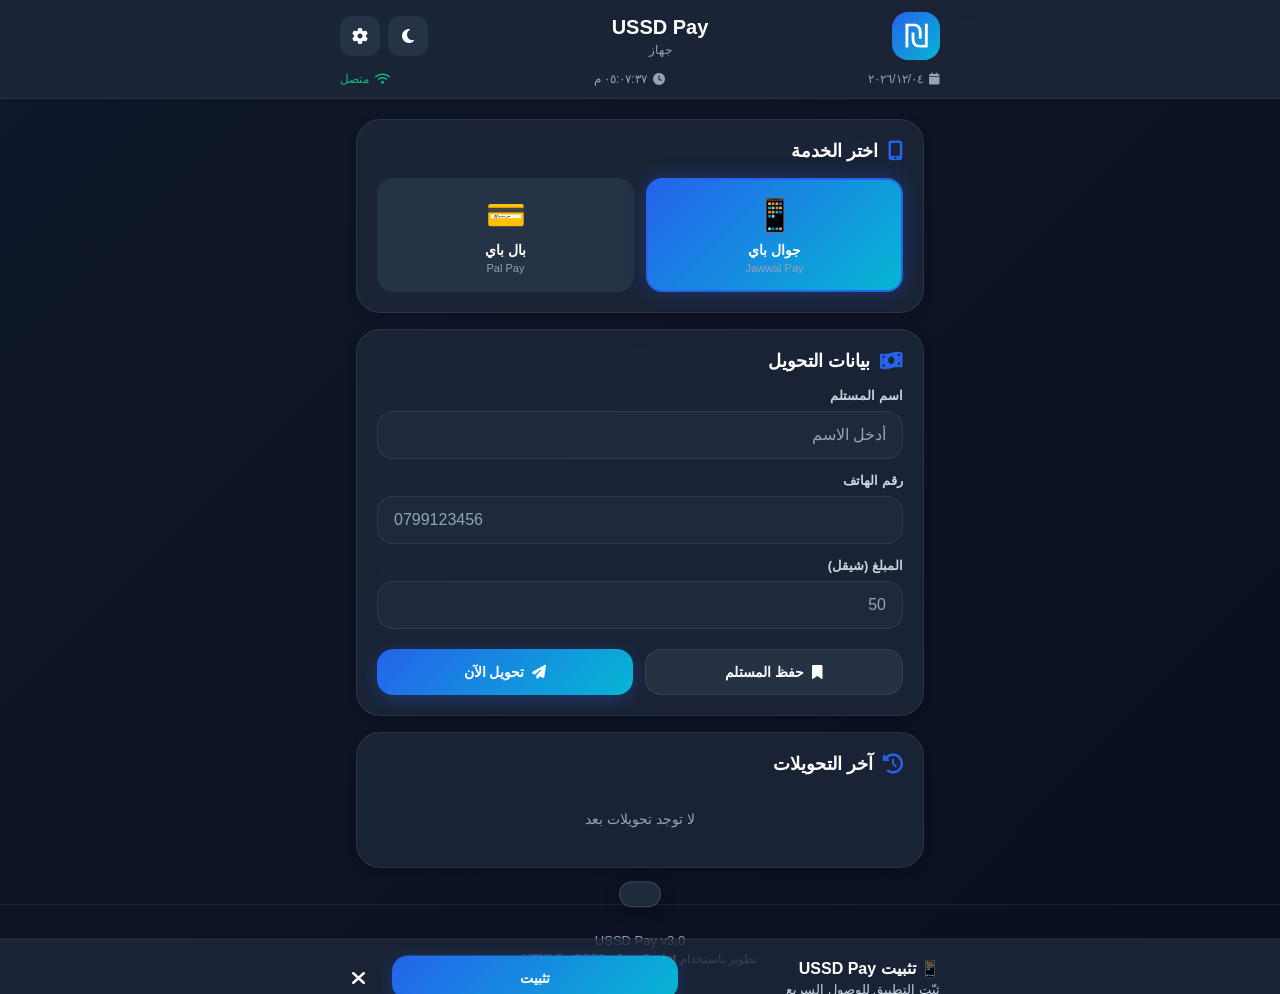
<file: index.html>
<!DOCTYPE html>
<html lang="ar" dir="rtl">
<head>
    <meta charset="UTF-8">
    <meta name="viewport" content="width=device-width, initial-scale=1.0, viewport-fit=cover, maximum-scale=1">
    <meta name="theme-color" content="#0f172a">
    <meta name="description" content="تطبيق USSD Pay لتحويل الأموال عبر جوال باي وبال باي">
    
    <!-- PWA Meta Tags -->
    <meta name="mobile-web-app-capable" content="yes">
    <meta name="apple-mobile-web-app-capable" content="yes">
    <meta name="apple-mobile-web-app-status-bar-style" content="black-translucent">
    <meta name="apple-mobile-web-app-title" content="USSD Pay">
    
    <title>USSD Pay v3.0</title>
    
    <!-- Icons -->
    <link rel="icon" href="data:image/svg+xml,<svg xmlns='http://www.w3.org/2000/svg' viewBox='0 0 180 180'><rect fill='%230f172a' width='180' height='180'/><text x='90' y='110' font-size='80' font-weight='bold' text-anchor='middle' fill='%232563eb' font-family='Arial'>₪</text></svg>">
    <link rel="apple-touch-icon" href="data:image/svg+xml,<svg xmlns='http://www.w3.org/2000/svg' viewBox='0 0 192 192'><rect fill='%230f172a' width='192' height='192' rx='45'/><text x='96' y='130' font-size='100' font-weight='bold' text-anchor='middle' fill='%232563eb' font-family='Arial'>₪</text></svg>">
    
    <!-- Manifest & SW -->
    <link rel="manifest" href="manifest.json">
    
    <!-- Styles -->
    <link rel="stylesheet" href="https://cdnjs.cloudflare.com/ajax/libs/font-awesome/6.4.0/css/all.min.css">
    <link rel="stylesheet" href="style.css">
</head>
<body>
    <!-- Splash Screen -->
    <div id="splash" class="splash">
        <div class="splash-content">
            <div class="splash-icon">₪</div>
            <h1>USSD Pay</h1>
            <p>v3.0</p>
        </div>
    </div>

    <!-- Toast Notifications -->
    <div id="toast" class="toast"></div>

    <!-- Loading Spinner -->
    <div id="loader" class="loader">
        <div class="spinner"></div>
    </div>

    <!-- Main App -->
    <div id="app" class="app">
        <!-- Header -->
        <header class="header">
            <div class="header-content">
                <div class="header-left">
                    <div class="app-icon">₪</div>
                </div>
                <div class="header-center">
                    <h1 class="app-title">USSD Pay</h1>
                    <p class="header-subtitle" id="deviceName">جهازك</p>
                </div>
                <div class="header-right">
                    <button class="btn-icon" onclick="toggleTheme()" title="تغيير المظهر">
                        <i class="fas fa-moon"></i>
                    </button>
                    <a href="settings.html" class="btn-icon" title="الإعدادات">
                        <i class="fas fa-cog"></i>
                    </a>
                </div>
            </div>
            <div class="header-info">
                <span id="currentDate" class="info-item"><i class="fas fa-calendar"></i> <span id="dateText"></span></span>
                <span id="currentTime" class="info-item"><i class="fas fa-clock"></i> <span id="timeText"></span></span>
                <span id="networkStatus" class="info-item status-online"><i class="fas fa-wifi"></i> متصل</span>
            </div>
        </header>

        <!-- Main Content -->
        <main class="main-content">
            <!-- Service Selection -->
            <div class="card">
                <h2 class="card-title">
                    <i class="fas fa-mobile-alt"></i>
                    اختر الخدمة
                </h2>
                <div class="services-grid">
                    <button class="service-btn active" data-service="jawwal">
                        <div class="service-icon">📱</div>
                        <div class="service-name">جوال باي</div>
                        <div class="service-desc">Jawwal Pay</div>
                    </button>
                    <button class="service-btn" data-service="palpay">
                        <div class="service-icon">💳</div>
                        <div class="service-name">بال باي</div>
                        <div class="service-desc">Pal Pay</div>
                    </button>
                </div>
            </div>

            <!-- Form -->
            <div class="card">
                <h2 class="card-title">
                    <i class="fas fa-money-bill-wave"></i>
                    بيانات التحويل
                </h2>
                
                <div class="form-group">
                    <label for="receiverName" class="form-label">اسم المستلم</label>
                    <input type="text" id="receiverName" class="form-input" placeholder="أدخل الاسم">
                </div>

                <div class="form-group">
                    <label for="phone" class="form-label">رقم الهاتف</label>
                    <input type="tel" id="phone" class="form-input" placeholder="0799123456">
                </div>

                <div class="form-group">
                    <label for="amount" class="form-label">المبلغ (شيقل)</label>
                    <input type="number" id="amount" class="form-input" placeholder="50" min="1">
                </div>

                <div class="form-actions">
                    <button class="btn btn-secondary" onclick="saveReceiver()">
                        <i class="fas fa-bookmark"></i>
                        حفظ المستلم
                    </button>
                    <button class="btn btn-primary" onclick="generateUSSD()">
                        <i class="fas fa-paper-plane"></i>
                        تحويل الآن
                    </button>
                </div>
            </div>

            <!-- Quick Contacts -->
            <div id="favoritesSection" class="card" style="display:none;">
                <h2 class="card-title">
                    <i class="fas fa-star"></i>
                    المفضلات
                </h2>
                <div id="favoritesList" class="favorites-grid"></div>
            </div>

            <!-- Transaction History -->
            <div class="card">
                <h2 class="card-title">
                    <i class="fas fa-history"></i>
                    آخر التحويلات
                </h2>
                <div id="historyList" class="history-list"></div>
                <button id="showMoreBtn" class="btn btn-secondary" style="display:none;" onclick="toggleHistory()">
                    عرض المزيد
                </button>
            </div>
        </main>

        <!-- Footer -->
        <footer class="footer">
            <p>USSD Pay v3.0</p>
            <p class="footer-credit">تطوير باستخدام <strong>HTML5 • CSS3 • JavaScript</strong></p>
        </footer>
    </div>

    <!-- USSD Modal -->
    <div id="ussdModal" class="modal">
        <div class="modal-overlay" onclick="closeUSSDModal()"></div>
        <div class="modal-content">
            <div class="modal-header">
                <h2><i class="fas fa-code"></i> مراجعة الكود</h2>
                <button class="btn-close" onclick="closeUSSDModal()">
                    <i class="fas fa-times"></i>
                </button>
            </div>
            <div class="modal-body">
                <textarea id="ussdPreview" class="ussd-preview" readonly></textarea>
                <div class="ussd-info">
                    <p><strong>📋 ملاحظة:</strong> انسخ الكود وألصقه في الهاتف أو اتصل مباشرة</p>
                </div>
            </div>
            <div class="modal-actions">
                <button class="btn btn-secondary" onclick="copyUSSD()">
                    <i class="fas fa-copy"></i>
                    نسخ
                </button>
                <button class="btn btn-primary" onclick="callUSSD()">
                    <i class="fas fa-phone"></i>
                    اتصال
                </button>
                <button class="btn btn-outline" onclick="closeUSSDModal()">
                    <i class="fas fa-check"></i>
                    موافق
                </button>
            </div>
        </div>
    </div>

    <!-- Install Banner (Android/Desktop) -->
    <div id="installBanner" class="install-banner">
        <div class="install-content">
            <div>
                <strong>📱 تثبيت USSD Pay</strong>
                <p>ثبّت التطبيق للوصول السريع</p>
            </div>
            <button id="installBtn" class="btn btn-primary">تثبيت</button>
            <button class="btn-close" onclick="dismissInstall()">
                <i class="fas fa-times"></i>
            </button>
        </div>
    </div>

    <!-- iOS Install Guide -->
    <div id="iosModal" class="modal">
        <div class="modal-overlay" onclick="closeIOSGuide()"></div>
        <div class="modal-content">
            <div class="modal-header">
                <h2>📱 تثبيت على iPhone</h2>
                <button class="btn-close" onclick="closeIOSGuide()">
                    <i class="fas fa-times"></i>
                </button>
            </div>
            <div class="modal-body">
                <ol class="ios-steps">
                    <li>اضغط زر <strong>المشاركة</strong> في أسفل الشاشة</li>
                    <li>اختر <strong>إضافة إلى الشاشة الرئيسية</strong></li>
                    <li>أدخل اسم التطبيق واضغط <strong>إضافة</strong></li>
                </ol>
            </div>
            <div class="modal-actions">
                <button class="btn btn-primary" onclick="closeIOSGuide()">فهمت</button>
            </div>
        </div>
    </div>

    <!-- Scripts -->
    <script src="app.js" defer></script>
    <script>
        // Register Service Worker
        if ('serviceWorker' in navigator) {
            window.addEventListener('load', () => {
                navigator.serviceWorker.register('./sw.js')
                    .then(reg => console.log('✓ SW registered'))
                    .catch(err => console.log('✗ SW error:', err));
            });
        }
    </script>
</body>
</html>
</file>
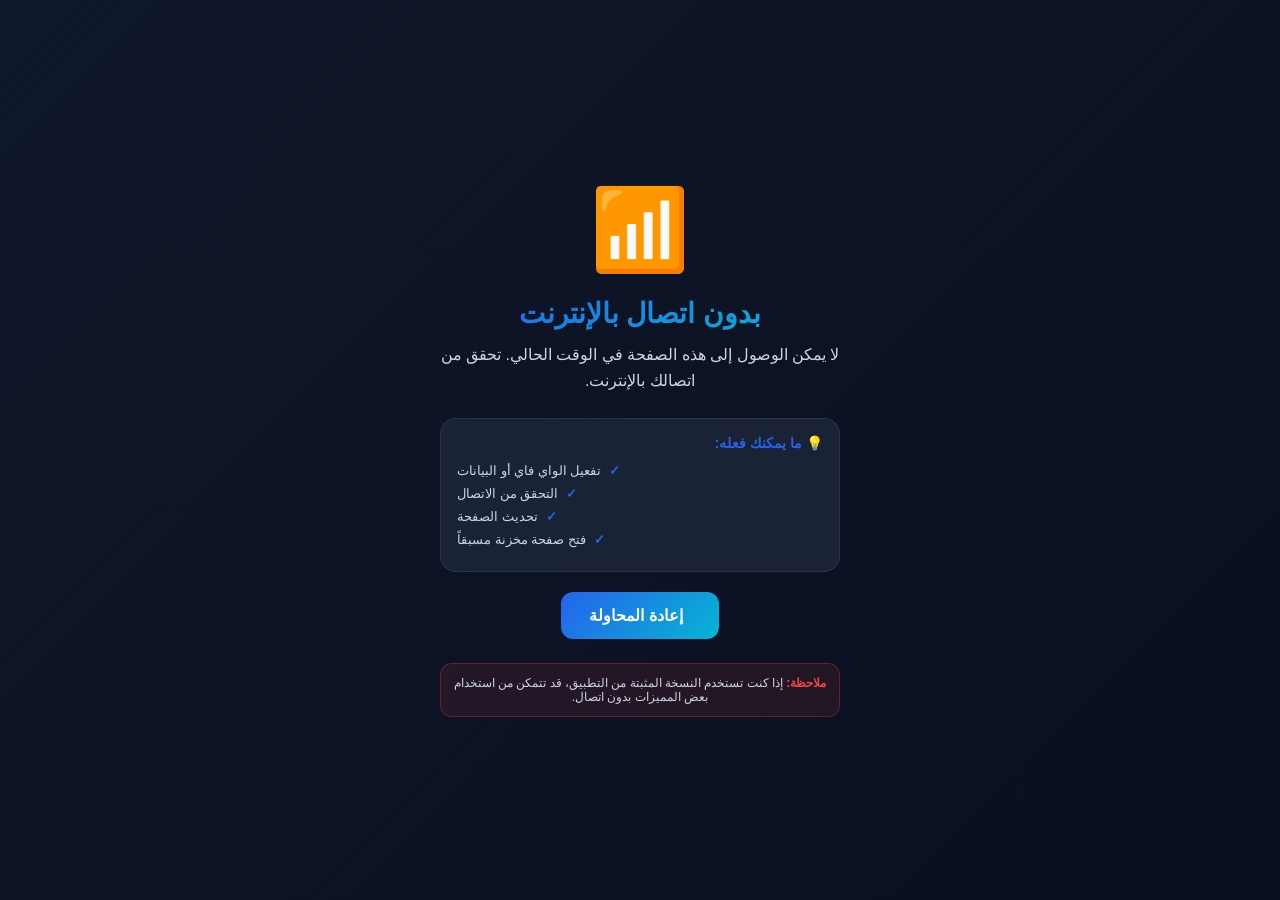
<file: offline.html>
<!DOCTYPE html>
<html lang="ar" dir="rtl">
<head>
    <meta charset="UTF-8">
    <meta name="viewport" content="width=device-width, initial-scale=1.0, viewport-fit=cover">
    <meta name="theme-color" content="#0f172a">
    <title>بدون اتصال - USSD Pay</title>
    <link rel="icon" href="data:image/svg+xml,<svg xmlns='http://www.w3.org/2000/svg' viewBox='0 0 180 180'><rect fill='%230f172a' width='180' height='180'/><text x='90' y='110' font-size='80' font-weight='bold' text-anchor='middle' fill='%232563eb' font-family='Arial'>₪</text></svg>">
    <link rel="manifest" href="manifest.json">
    <style>
        :root {
            --primary: #2563eb;
            --secondary: #06b6d4;
            --bg: #0f172a;
            --text: #ffffff;
            --text-secondary: #cbd5e1;
        }

        * {
            margin: 0;
            padding: 0;
            box-sizing: border-box;
        }

        html {
            scroll-behavior: smooth;
            -webkit-font-smoothing: antialiased;
        }

        body {
            font-family: -apple-system, BlinkMacSystemFont, 'Segoe UI', Roboto, sans-serif;
            background: linear-gradient(135deg, var(--bg) 0%, #0a0f1f 100%);
            color: var(--text);
            min-height: 100vh;
            display: flex;
            align-items: center;
            justify-content: center;
            padding: 20px;
        }

        .offline-container {
            text-align: center;
            max-width: 400px;
            animation: slideUp 0.5s ease;
        }

        .offline-icon {
            font-size: 80px;
            margin-bottom: 20px;
            animation: bounce 2s ease infinite;
        }

        .offline-title {
            font-size: 28px;
            font-weight: 700;
            margin-bottom: 12px;
            background: linear-gradient(135deg, var(--primary), var(--secondary));
            -webkit-background-clip: text;
            -webkit-text-fill-color: transparent;
            background-clip: text;
        }

        .offline-message {
            color: var(--text-secondary);
            margin-bottom: 24px;
            line-height: 1.6;
        }

        .offline-tips {
            background: rgba(30, 41, 59, 0.8);
            border: 1px solid rgba(255, 255, 255, 0.08);
            border-radius: 16px;
            padding: 16px;
            margin-bottom: 20px;
            text-align: right;
        }

        .offline-tips h3 {
            font-size: 14px;
            margin-bottom: 12px;
            color: var(--primary);
        }

        .offline-tips ul {
            list-style: none;
            text-align: right;
        }

        .offline-tips li {
            font-size: 13px;
            color: var(--text-secondary);
            margin-bottom: 8px;
            display: flex;
            align-items: center;
            gap: 8px;
            justify-content: flex-end;
        }

        .offline-tips li::before {
            content: '✓';
            color: var(--primary);
            font-weight: bold;
        }

        .offline-button {
            display: inline-flex;
            align-items: center;
            justify-content: center;
            gap: 8px;
            padding: 14px 28px;
            background: linear-gradient(135deg, var(--primary), var(--secondary));
            color: white;
            border: none;
            border-radius: 12px;
            font-size: 16px;
            font-weight: 600;
            cursor: pointer;
            transition: all 0.3s ease;
            text-decoration: none;
        }

        .offline-button:hover {
            transform: translateY(-2px);
            box-shadow: 0 8px 20px rgba(37, 99, 235, 0.3);
        }

        .offline-button:active {
            transform: translateY(0);
        }

        .offline-status {
            margin-top: 24px;
            padding: 12px;
            background: rgba(239, 68, 68, 0.1);
            border: 1px solid rgba(239, 68, 68, 0.3);
            border-radius: 12px;
            font-size: 12px;
            color: var(--text-secondary);
        }

        .offline-status strong {
            color: #ef4444;
        }

        @keyframes slideUp {
            from {
                opacity: 0;
                transform: translateY(30px);
            }
            to {
                opacity: 1;
                transform: translateY(0);
            }
        }

        @keyframes bounce {
            0%, 100% {
                transform: translateY(0);
            }
            50% {
                transform: translateY(-10px);
            }
        }

        @media (max-width: 480px) {
            .offline-title {
                font-size: 24px;
            }

            .offline-icon {
                font-size: 60px;
            }

            .offline-button {
                width: 100%;
            }
        }
    </style>
</head>
<body>
    <div class="offline-container">
        <div class="offline-icon">📶</div>
        
        <h1 class="offline-title">بدون اتصال بالإنترنت</h1>
        
        <p class="offline-message">
            لا يمكن الوصول إلى هذه الصفحة في الوقت الحالي. تحقق من اتصالك بالإنترنت.
        </p>

        <div class="offline-tips">
            <h3>💡 ما يمكنك فعله:</h3>
            <ul>
                <li>تفعيل الواي فاي أو البيانات</li>
                <li>التحقق من الاتصال</li>
                <li>تحديث الصفحة</li>
                <li>فتح صفحة مخزنة مسبقاً</li>
            </ul>
        </div>

        <button class="offline-button" onclick="location.reload()">
            <i class="fas fa-sync"></i>
            إعادة المحاولة
        </button>

        <div class="offline-status">
            <strong>ملاحظة:</strong> إذا كنت تستخدم النسخة المثبتة من التطبيق، قد تتمكن من استخدام بعض المميزات بدون اتصال.
        </div>
    </div>

    <script>
        // Listen for connection changes
        window.addEventListener('online', () => {
            setTimeout(() => {
                location.reload();
            }, 1000);
        });

        // Try to refresh every 5 seconds if connection returns
        const checkConnection = setInterval(() => {
            if (navigator.onLine) {
                clearInterval(checkConnection);
                location.reload();
            }
        }, 5000);
    </script>
</body>
</html>
</file>
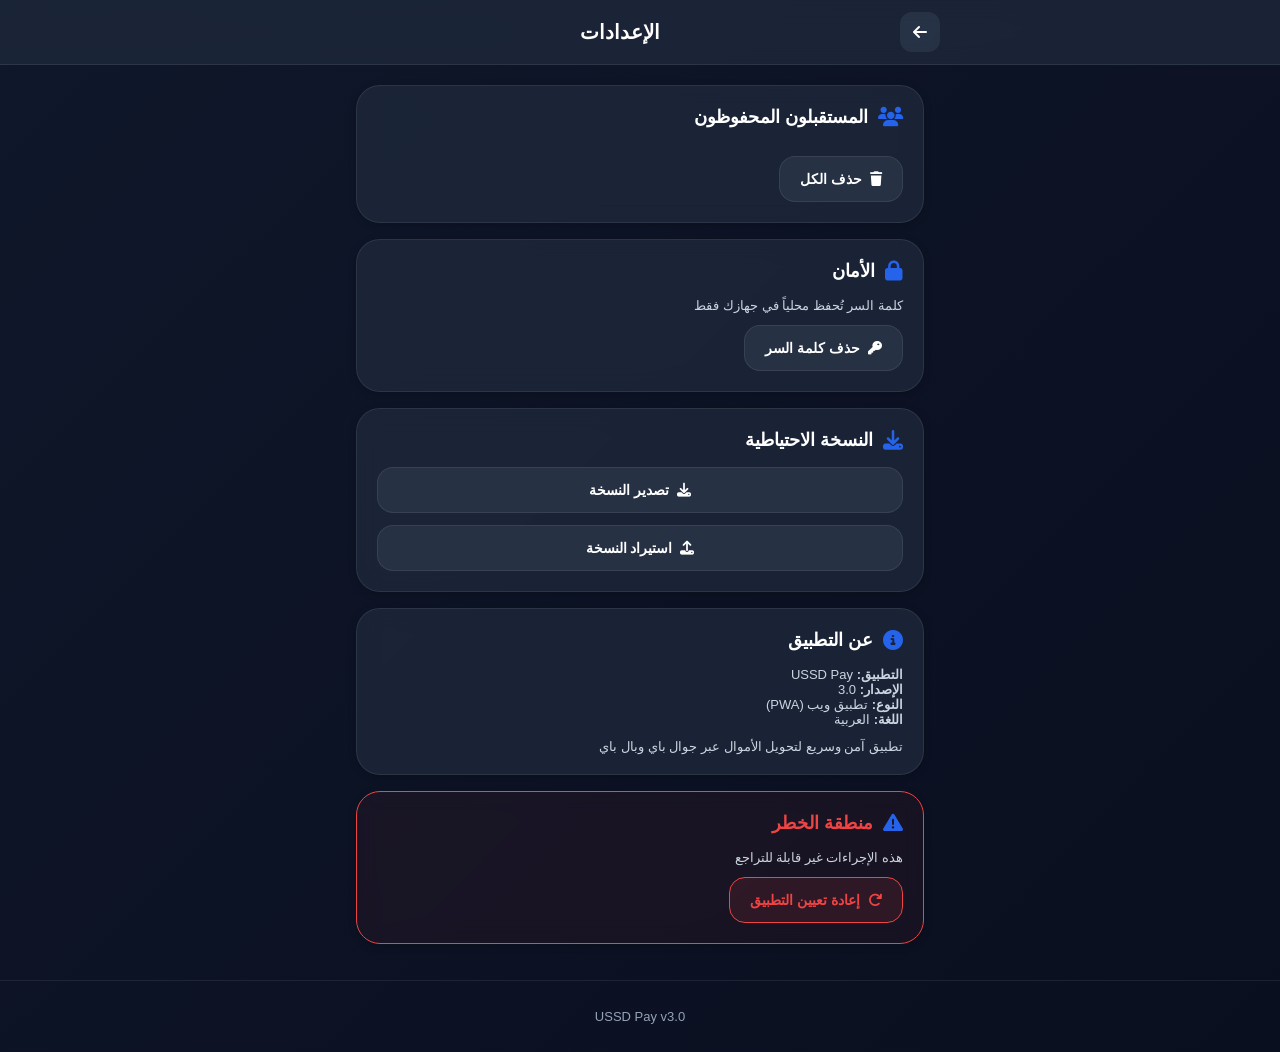
<file: settings.html>
<!DOCTYPE html>
<html lang="ar" dir="rtl">
<head>
    <meta charset="UTF-8">
    <meta name="viewport" content="width=device-width, initial-scale=1.0, viewport-fit=cover">
    <meta name="theme-color" content="#0f172a">
    <title>الإعدادات - USSD Pay</title>
    <link rel="icon" href="data:image/svg+xml,<svg xmlns='http://www.w3.org/2000/svg' viewBox='0 0 180 180'><rect fill='%230f172a' width='180' height='180'/><text x='90' y='110' font-size='80' font-weight='bold' text-anchor='middle' fill='%232563eb' font-family='Arial'>₪</text></svg>">
    <link rel="manifest" href="manifest.json">
    <link rel="stylesheet" href="https://cdnjs.cloudflare.com/ajax/libs/font-awesome/6.4.0/css/all.min.css">
    <link rel="stylesheet" href="style.css">
</head>
<body>
    <div id="app" class="app">
        <!-- Header -->
        <header class="header">
            <div class="header-content">
                <div class="header-left">
                    <a href="index.html" class="btn-icon">
                        <i class="fas fa-arrow-left"></i>
                    </a>
                </div>
                <div class="header-center">
                    <h1 class="app-title">الإعدادات</h1>
                </div>
                <div class="header-right"></div>
            </div>
        </header>

        <!-- Main Content -->
        <main class="main-content">
            <!-- Receivers Management -->
            <div class="card">
                <h2 class="card-title">
                    <i class="fas fa-users"></i>
                    المستقبلون المحفوظون
                </h2>
                <div id="receiversList" class="receivers-list"></div>
                <button class="btn btn-secondary" onclick="deleteAllReceivers()" style="margin-top: 12px;">
                    <i class="fas fa-trash"></i>
                    حذف الكل
                </button>
            </div>

            <!-- Password Management -->
            <div class="card">
                <h2 class="card-title">
                    <i class="fas fa-lock"></i>
                    الأمان
                </h2>
                <p style="color: var(--text-secondary); font-size: 13px; margin-bottom: 12px;">
                    كلمة السر تُحفظ محلياً في جهازك فقط
                </p>
                <button class="btn btn-secondary" onclick="APP.clearPassword()">
                    <i class="fas fa-key"></i>
                    حذف كلمة السر
                </button>
            </div>

            <!-- Backup & Restore -->
            <div class="card">
                <h2 class="card-title">
                    <i class="fas fa-download"></i>
                    النسخة الاحتياطية
                </h2>
                <div style="display: flex; flex-direction: column; gap: 12px;">
                    <button class="btn btn-secondary" onclick="APP.exportBackup()">
                        <i class="fas fa-download"></i>
                        تصدير النسخة
                    </button>
                    <button class="btn btn-secondary" onclick="importBackupFile()">
                        <i class="fas fa-upload"></i>
                        استيراد النسخة
                    </button>
                    <input type="file" id="backupFile" accept=".json" style="display: none;" onchange="handleBackupImport(this)">
                </div>
            </div>

            <!-- App Information -->
            <div class="card">
                <h2 class="card-title">
                    <i class="fas fa-info-circle"></i>
                    عن التطبيق
                </h2>
                <div style="font-size: 13px; color: var(--text-secondary);">
                    <p><strong>التطبيق:</strong> USSD Pay</p>
                    <p><strong>الإصدار:</strong> 3.0</p>
                    <p><strong>النوع:</strong> تطبيق ويب (PWA)</p>
                    <p><strong>اللغة:</strong> العربية</p>
                    <p style="margin-top: 12px;">
                        تطبيق آمن وسريع لتحويل الأموال عبر جوال باي وبال باي
                    </p>
                </div>
            </div>

            <!-- Danger Zone -->
            <div class="card danger-zone">
                <h2 class="card-title" style="color: var(--error);">
                    <i class="fas fa-exclamation-triangle"></i>
                    منطقة الخطر
                </h2>
                <p style="color: var(--text-secondary); font-size: 13px; margin-bottom: 12px;">
                    هذه الإجراءات غير قابلة للتراجع
                </p>
                <button class="btn btn-secondary" onclick="APP.resetApp()" style="background: rgba(239, 68, 68, 0.1); color: var(--error); border: 1px solid var(--error);">
                    <i class="fas fa-redo"></i>
                    إعادة تعيين التطبيق
                </button>
            </div>
        </main>

        <!-- Footer -->
        <footer class="footer">
            <p>USSD Pay v3.0</p>
        </footer>
    </div>

    <script>
        // Load receivers list
        function loadReceiversList() {
            const receivers = APP.getReceivers();
            const list = document.getElementById('receiversList');
            
            if (receivers.length === 0) {
                list.innerHTML = '<div class="history-empty">لا توجد مستقبلون محفوظون</div>';
                return;
            }
            
            list.innerHTML = receivers.map((r, i) => `
                <div class="receiver-item">
                    <div>
                        <strong>${r.name}</strong>
                        <br>
                        <small>${r.phone}</small>
                    </div>
                    <div style="display: flex; gap: 8px;">
                        <button class="btn-icon" onclick="toggleFavorite(${i})" title="المفضلة">
                            <i class="fas ${r.favorite ? 'fa-star' : 'fa-star-empty'}"></i>
                        </button>
                        <button class="btn-icon" onclick="deleteReceiver(${i})" title="حذف">
                            <i class="fas fa-trash" style="color: var(--error);"></i>
                        </button>
                    </div>
                </div>
            `).join('');
        }

        function toggleFavorite(index) {
            const receivers = APP.getReceivers();
            receivers[index].favorite = !receivers[index].favorite;
            APP.saveReceivers(receivers);
            loadReceiversList();
            APP.showToast(receivers[index].favorite ? '⭐ أضيف للمفضلات' : '✓ أزيل من المفضلات');
        }

        function deleteReceiver(index) {
            if (confirm('حذف هذا المستقبل؟')) {
                const receivers = APP.getReceivers();
                const name = receivers[index].name;
                receivers.splice(index, 1);
                APP.saveReceivers(receivers);
                loadReceiversList();
                APP.showToast(`✓ تم حذف ${name}`);
            }
        }

        function deleteAllReceivers() {
            if (confirm('هل أنت متأكد؟ سيتم حذف جميع المستقبلين')) {
                APP.saveReceivers([]);
                loadReceiversList();
                APP.showToast('✓ تم حذف جميع المستقبلين');
            }
        }

        function importBackupFile() {
            document.getElementById('backupFile').click();
        }

        function handleBackupImport(input) {
            if (input.files && input.files[0]) {
                APP.importBackup(input.files[0]);
                loadReceiversList();
            }
        }

        // Initialize
        loadReceiversList();
    </script>
</body>
</html>
</file>
<file: style.css>
:root {
    --primary: #2563eb;
    --primary-dark: #1d4ed8;
    --secondary: #06b6d4;
    --accent: #f59e0b;
    
    --bg: #0f172a;
    --bg-light: #1e293b;
    --surface: rgba(30, 41, 59, 0.8);
    --surface-light: rgba(51, 65, 85, 0.5);
    
    --text: #ffffff;
    --text-secondary: #cbd5e1;
    --text-tertiary: #94a3b8;
    
    --border: rgba(255, 255, 255, 0.08);
    --border-light: rgba(255, 255, 255, 0.15);
    
    --success: #10b981;
    --warning: #f59e0b;
    --error: #ef4444;
    
    --radius-sm: 8px;
    --radius-md: 12px;
    --radius-lg: 16px;
    --radius-xl: 24px;
    
    --shadow-sm: 0 2px 8px rgba(0, 0, 0, 0.2);
    --shadow-md: 0 4px 16px rgba(0, 0, 0, 0.25);
    --shadow-lg: 0 8px 32px rgba(0, 0, 0, 0.3);
    
    --transition: 0.3s cubic-bezier(0.4, 0, 0.2, 1);
}

* {
    margin: 0;
    padding: 0;
    box-sizing: border-box;
}

html {
    scroll-behavior: smooth;
    -webkit-font-smoothing: antialiased;
    -moz-osx-font-smoothing: grayscale;
}

body {
    font-family: -apple-system, BlinkMacSystemFont, 'Segoe UI', Roboto, 'Helvetica Neue', Arial, sans-serif;
    background: linear-gradient(135deg, var(--bg) 0%, #0a0f1f 100%);
    color: var(--text);
    overflow-x: hidden;
    transition: background var(--transition);
    min-height: 100vh;
}

body.light-theme {
    --bg: #f8fafc;
    --bg-light: #f1f5f9;
    --surface: rgba(241, 245, 249, 0.9);
    --surface-light: rgba(226, 232, 240, 0.6);
    --text: #0f172a;
    --text-secondary: #334155;
    --text-tertiary: #64748b;
    --border: rgba(0, 0, 0, 0.08);
    --border-light: rgba(0, 0, 0, 0.12);
    
    background: linear-gradient(135deg, #f8fafc 0%, #f1f5f9 100%);
}

/* ===== Background Effects ===== */
body::before {
    content: '';
    position: fixed;
    top: -50%;
    right: -50%;
    width: 500px;
    height: 500px;
    background: radial-gradient(circle, var(--primary) 0%, transparent 70%);
    opacity: 0.15;
    filter: blur(120px);
    pointer-events: none;
    z-index: 0;
}

body::after {
    content: '';
    position: fixed;
    bottom: -50%;
    left: -50%;
    width: 500px;
    height: 500px;
    background: radial-gradient(circle, var(--secondary) 0%, transparent 70%);
    opacity: 0.1;
    filter: blur(120px);
    pointer-events: none;
    z-index: 0;
}

/* ===== Splash Screen ===== */
#splash {
    position: fixed;
    inset: 0;
    background: linear-gradient(135deg, var(--bg) 0%, var(--bg-light) 100%);
    display: flex;
    align-items: center;
    justify-content: center;
    z-index: 9999;
    animation: fadeOut 0.5s ease 2.5s forwards;
}

.splash-content {
    text-align: center;
}

.splash-icon {
    font-size: 80px;
    animation: bounceIn 0.8s ease;
}

#splash h1 {
    font-size: 32px;
    font-weight: 700;
    margin-top: 16px;
    background: linear-gradient(135deg, var(--primary), var(--secondary));
    -webkit-background-clip: text;
    -webkit-text-fill-color: transparent;
    background-clip: text;
}

#splash p {
    color: var(--text-tertiary);
    margin-top: 8px;
    font-size: 14px;
}

@keyframes bounceIn {
    0% { transform: scale(0.3); opacity: 0; }
    50% { opacity: 1; }
    70% { transform: scale(1.05); }
    100% { transform: scale(1); }
}

@keyframes fadeOut {
    to { opacity: 0; visibility: hidden; }
}

/* ===== Toast Notifications ===== */
#toast {
    position: fixed;
    bottom: 24px;
    left: 50%;
    transform: translateX(-50%) translateY(120%);
    background: var(--bg-light);
    border: 1px solid var(--border-light);
    color: var(--text);
    padding: 12px 20px;
    border-radius: var(--radius-lg);
    z-index: 9998;
    transition: transform var(--transition);
    box-shadow: var(--shadow-md);
}

#toast.show {
    transform: translateX(-50%) translateY(0);
}

/* ===== Loader ===== */
#loader {
    position: fixed;
    inset: 0;
    display: none;
    align-items: center;
    justify-content: center;
    background: rgba(0, 0, 0, 0.5);
    backdrop-filter: blur(4px);
    z-index: 9997;
}

.spinner {
    width: 50px;
    height: 50px;
    border: 3px solid rgba(255, 255, 255, 0.1);
    border-top: 3px solid var(--primary);
    border-radius: 50%;
    animation: spin 1s linear infinite;
}

@keyframes spin {
    to { transform: rotate(360deg); }
}

/* ===== App Layout ===== */
.app {
    position: relative;
    z-index: 1;
    min-height: 100vh;
    display: flex;
    flex-direction: column;
}

/* ===== Header ===== */
.header {
    background: var(--surface);
    border-bottom: 1px solid var(--border);
    backdrop-filter: blur(10px);
    -webkit-backdrop-filter: blur(10px);
    padding: max(12px, env(safe-area-inset-top)) 16px 12px;
    position: sticky;
    top: 0;
    z-index: 100;
}

.header-content {
    display: flex;
    align-items: center;
    justify-content: space-between;
    max-width: 600px;
    margin: 0 auto;
    gap: 12px;
}

.header-left, .header-right {
    display: flex;
    align-items: center;
    gap: 8px;
}

.app-icon {
    font-size: 32px;
    width: 48px;
    height: 48px;
    display: flex;
    align-items: center;
    justify-content: center;
    background: linear-gradient(135deg, var(--primary), var(--secondary));
    border-radius: var(--radius-lg);
}

.header-center {
    flex: 1;
    text-align: center;
}

.app-title {
    font-size: 20px;
    font-weight: 700;
    margin: 0;
}

.header-subtitle {
    font-size: 12px;
    color: var(--text-tertiary);
    margin: 4px 0 0;
}

.btn-icon {
    width: 40px;
    height: 40px;
    border: none;
    background: var(--surface-light);
    border-radius: var(--radius-md);
    color: var(--text);
    cursor: pointer;
    display: flex;
    align-items: center;
    justify-content: center;
    transition: all var(--transition);
    font-size: 16px;
    text-decoration: none;
}

.btn-icon:hover, .btn-icon:active {
    background: var(--primary);
    transform: scale(0.95);
}

.header-info {
    display: flex;
    justify-content: space-between;
    gap: 12px;
    margin-top: 12px;
    font-size: 12px;
    max-width: 600px;
    margin-left: auto;
    margin-right: auto;
}

.info-item {
    display: flex;
    align-items: center;
    gap: 6px;
    color: var(--text-tertiary);
}

.status-online {
    color: var(--success);
}

.status-offline {
    color: var(--error);
}

/* ===== Main Content ===== */
.main-content {
    flex: 1;
    padding: 20px 16px;
    max-width: 600px;
    margin: 0 auto;
    width: 100%;
}

/* ===== Cards ===== */
.card {
    background: var(--surface);
    border: 1px solid var(--border);
    border-radius: var(--radius-xl);
    padding: 20px;
    margin-bottom: 16px;
    backdrop-filter: blur(10px);
    -webkit-backdrop-filter: blur(10px);
    box-shadow: var(--shadow-sm);
    animation: slideUp 0.5s ease;
}

.card-title {
    font-size: 18px;
    font-weight: 700;
    margin: 0 0 16px;
    display: flex;
    align-items: center;
    gap: 10px;
    color: var(--text);
}

.card-title i {
    color: var(--primary);
    font-size: 20px;
}

@keyframes slideUp {
    from {
        opacity: 0;
        transform: translateY(20px);
    }
    to {
        opacity: 1;
        transform: translateY(0);
    }
}

/* ===== Services Grid ===== */
.services-grid {
    display: grid;
    grid-template-columns: 1fr 1fr;
    gap: 12px;
}

.service-btn {
    background: var(--surface-light);
    border: 2px solid transparent;
    border-radius: var(--radius-lg);
    padding: 16px;
    text-align: center;
    cursor: pointer;
    transition: all var(--transition);
    color: var(--text);
    font-size: 14px;
}

.service-btn:active {
    transform: scale(0.95);
}

.service-btn.active {
    background: linear-gradient(135deg, var(--primary), var(--secondary));
    border-color: var(--primary);
    box-shadow: 0 0 20px rgba(37, 99, 235, 0.3);
}

.service-icon {
    font-size: 32px;
    margin-bottom: 8px;
}

.service-name {
    font-weight: 600;
    font-size: 14px;
}

.service-desc {
    font-size: 11px;
    color: var(--text-tertiary);
    margin-top: 4px;
}

/* ===== Form ===== */
.form-group {
    margin-bottom: 14px;
}

.form-label {
    display: block;
    font-size: 13px;
    font-weight: 600;
    margin-bottom: 8px;
    color: var(--text-secondary);
}

.form-input {
    width: 100%;
    padding: 14px 16px;
    background: var(--bg-light);
    border: 1px solid var(--border);
    border-radius: var(--radius-lg);
    color: var(--text);
    font-size: 16px;
    transition: all var(--transition);
    font-family: inherit;
}

.form-input::placeholder {
    color: var(--text-tertiary);
}

.form-input:focus {
    outline: none;
    border-color: var(--primary);
    background: var(--bg);
    box-shadow: 0 0 0 3px rgba(37, 99, 235, 0.1);
}

.form-actions {
    display: flex;
    gap: 12px;
    margin-top: 20px;
}

/* ===== Buttons ===== */
.btn {
    padding: 14px 20px;
    border: none;
    border-radius: var(--radius-lg);
    font-size: 14px;
    font-weight: 600;
    cursor: pointer;
    transition: all var(--transition);
    display: inline-flex;
    align-items: center;
    justify-content: center;
    gap: 8px;
    font-family: inherit;
    white-space: nowrap;
    user-select: none;
}

.btn-primary {
    background: linear-gradient(135deg, var(--primary), var(--secondary));
    color: white;
    flex: 1;
    box-shadow: 0 4px 15px rgba(37, 99, 235, 0.3);
}

.btn-primary:hover {
    transform: translateY(-2px);
    box-shadow: 0 6px 20px rgba(37, 99, 235, 0.4);
}

.btn-primary:active {
    transform: translateY(0);
}

.btn-secondary {
    background: var(--surface-light);
    color: var(--text);
    border: 1px solid var(--border);
    flex: 1;
}

.btn-secondary:hover {
    background: var(--bg-light);
    border-color: var(--border-light);
}

.btn-outline {
    background: transparent;
    border: 1px solid var(--border-light);
    color: var(--text);
    flex: 1;
}

.btn-outline:hover {
    background: var(--surface-light);
    border-color: var(--primary);
}

/* ===== Favorites ===== */
.favorites-grid {
    display: grid;
    grid-template-columns: repeat(auto-fill, minmax(120px, 1fr));
    gap: 12px;
}

.favorite-item {
    background: var(--bg-light);
    border: 1px solid var(--border);
    border-radius: var(--radius-lg);
    padding: 12px;
    text-align: center;
    cursor: pointer;
    transition: all var(--transition);
}

.favorite-item:hover {
    transform: translateY(-4px);
    box-shadow: var(--shadow-md);
    border-color: var(--primary);
}

.favorite-avatar {
    width: 50px;
    height: 50px;
    margin: 0 auto 8px;
    border-radius: 50%;
    background: linear-gradient(135deg, var(--primary), var(--secondary));
    display: flex;
    align-items: center;
    justify-content: center;
    font-weight: 700;
    font-size: 18px;
}

.favorite-name {
    font-weight: 600;
    font-size: 13px;
    margin: 8px 0 4px;
}

.favorite-phone {
    font-size: 11px;
    color: var(--text-tertiary);
}

/* ===== History ===== */
.history-list {
    display: flex;
    flex-direction: column;
    gap: 10px;
}

.history-item {
    background: var(--bg-light);
    border: 1px solid var(--border);
    border-radius: var(--radius-lg);
    padding: 12px;
    display: flex;
    justify-content: space-between;
    align-items: center;
    transition: all var(--transition);
    font-size: 14px;
}

.history-item:hover {
    background: var(--surface-light);
    border-color: var(--primary);
}

.history-item-info {
    flex: 1;
}

.history-item-name {
    font-weight: 600;
    color: var(--text);
}

.history-item-phone {
    font-size: 12px;
    color: var(--text-tertiary);
    margin-top: 4px;
}

.history-item-amount {
    font-weight: 700;
    color: var(--primary);
}

.history-item-date {
    font-size: 11px;
    color: var(--text-tertiary);
    text-align: right;
    margin-top: 4px;
}

.history-empty {
    text-align: center;
    color: var(--text-tertiary);
    padding: 20px;
    font-size: 14px;
}

/* ===== Modal ===== */
.modal {
    position: fixed;
    inset: 0;
    display: none;
    align-items: center;
    justify-content: center;
    z-index: 9999;
    padding: 16px;
    animation: fadeIn 0.3s ease;
}

.modal.show {
    display: flex;
}

.modal-overlay {
    position: absolute;
    inset: 0;
    background: rgba(0, 0, 0, 0.6);
    backdrop-filter: blur(4px);
    -webkit-backdrop-filter: blur(4px);
}

.modal-content {
    position: relative;
    background: var(--surface);
    border: 1px solid var(--border);
    border-radius: var(--radius-xl);
    width: 100%;
    max-width: 450px;
    max-height: 90vh;
    overflow-y: auto;
    box-shadow: var(--shadow-lg);
    animation: slideUp 0.3s ease;
}

.modal-header {
    display: flex;
    align-items: center;
    justify-content: space-between;
    padding: 20px;
    border-bottom: 1px solid var(--border);
}

.modal-header h2 {
    font-size: 18px;
    font-weight: 700;
    margin: 0;
    display: flex;
    align-items: center;
    gap: 10px;
}

.btn-close {
    width: 36px;
    height: 36px;
    border: none;
    background: transparent;
    color: var(--text);
    font-size: 20px;
    cursor: pointer;
    transition: all var(--transition);
}

.btn-close:hover {
    color: var(--primary);
    transform: rotate(90deg);
}

.modal-body {
    padding: 20px;
}

.ussd-preview {
    width: 100%;
    min-height: 100px;
    background: var(--bg-light);
    border: 1px solid var(--border);
    border-radius: var(--radius-lg);
    padding: 12px;
    color: var(--text);
    font-family: 'Courier New', monospace;
    font-size: 14px;
    resize: none;
    margin-bottom: 12px;
}

.ussd-info {
    background: rgba(37, 99, 235, 0.1);
    border: 1px solid rgba(37, 99, 235, 0.2);
    border-radius: var(--radius-lg);
    padding: 12px;
    font-size: 13px;
    color: var(--text-secondary);
}

.modal-actions {
    display: flex;
    gap: 12px;
    padding: 20px;
    border-top: 1px solid var(--border);
}

.modal-actions .btn {
    flex: 1;
}

@keyframes fadeIn {
    from { opacity: 0; }
    to { opacity: 1; }
}

/* ===== Install Banner ===== */
.install-banner {
    position: fixed;
    bottom: 0;
    left: 0;
    right: 0;
    background: var(--surface);
    border-top: 1px solid var(--border);
    padding: 16px;
    z-index: 9998;
    transform: translateY(150%);
    transition: transform var(--transition);
}

.install-banner.show {
    transform: translateY(0);
}

.install-content {
    max-width: 600px;
    margin: 0 auto;
    display: flex;
    align-items: center;
    justify-content: space-between;
    gap: 16px;
}

.install-content > div {
    flex: 1;
}

.install-content strong {
    display: block;
    margin-bottom: 4px;
}

.install-content p {
    font-size: 13px;
    color: var(--text-secondary);
    margin: 0;
}

/* ===== iOS Steps ===== */
.ios-steps {
    list-style: decimal;
    padding-left: 20px;
    margin: 0;
}

.ios-steps li {
    margin-bottom: 12px;
    color: var(--text-secondary);
    font-size: 14px;
}

.ios-steps strong {
    color: var(--text);
}

/* ===== Footer ===== */
.footer {
    text-align: center;
    padding: 24px 16px max(24px, env(safe-area-inset-bottom));
    color: var(--text-tertiary);
    font-size: 13px;
    border-top: 1px solid var(--border);
}

.footer p {
    margin: 4px 0;
}

.footer-credit {
    font-size: 12px;
}

.footer strong {
    color: var(--text-secondary);
}

/* ===== Responsive ===== */
@media (max-width: 480px) {
    .header-info {
        flex-direction: column;
        gap: 4px;
    }
    
    .main-content {
        padding: 16px 12px;
    }
    
    .card {
        padding: 16px;
        margin-bottom: 12px;
    }
    
    .form-actions {
        flex-direction: column;
    }
    
    .modal-content {
        width: 100%;
        border-radius: var(--radius-lg);
    }
    
    .install-content {
        flex-direction: column;
        text-align: center;
    }
    
    .install-content .btn {
        width: 100%;
    }
}

/* ===== Utilities ===== */
.hidden {
    display: none !important;
}

.no-scroll {
    overflow: hidden;
}

::-webkit-scrollbar {
    width: 8px;
}

::-webkit-scrollbar-track {
    background: var(--bg);
}

::-webkit-scrollbar-thumb {
    background: var(--surface-light);
    border-radius: 4px;
}

::-webkit-scrollbar-thumb:hover {
    background: var(--border-light);
}

/* ===== Settings Page ===== */
.receiver-item {
    display: flex;
    align-items: center;
    justify-content: space-between;
    padding: 12px;
    background: var(--bg-light);
    border: 1px solid var(--border);
    border-radius: var(--radius-lg);
    margin-bottom: 10px;
    transition: all var(--transition);
}

.receiver-item:hover {
    background: var(--surface-light);
    border-color: var(--primary);
}

.danger-zone {
    border-color: var(--error);
    background: rgba(239, 68, 68, 0.05);
}
</file>
